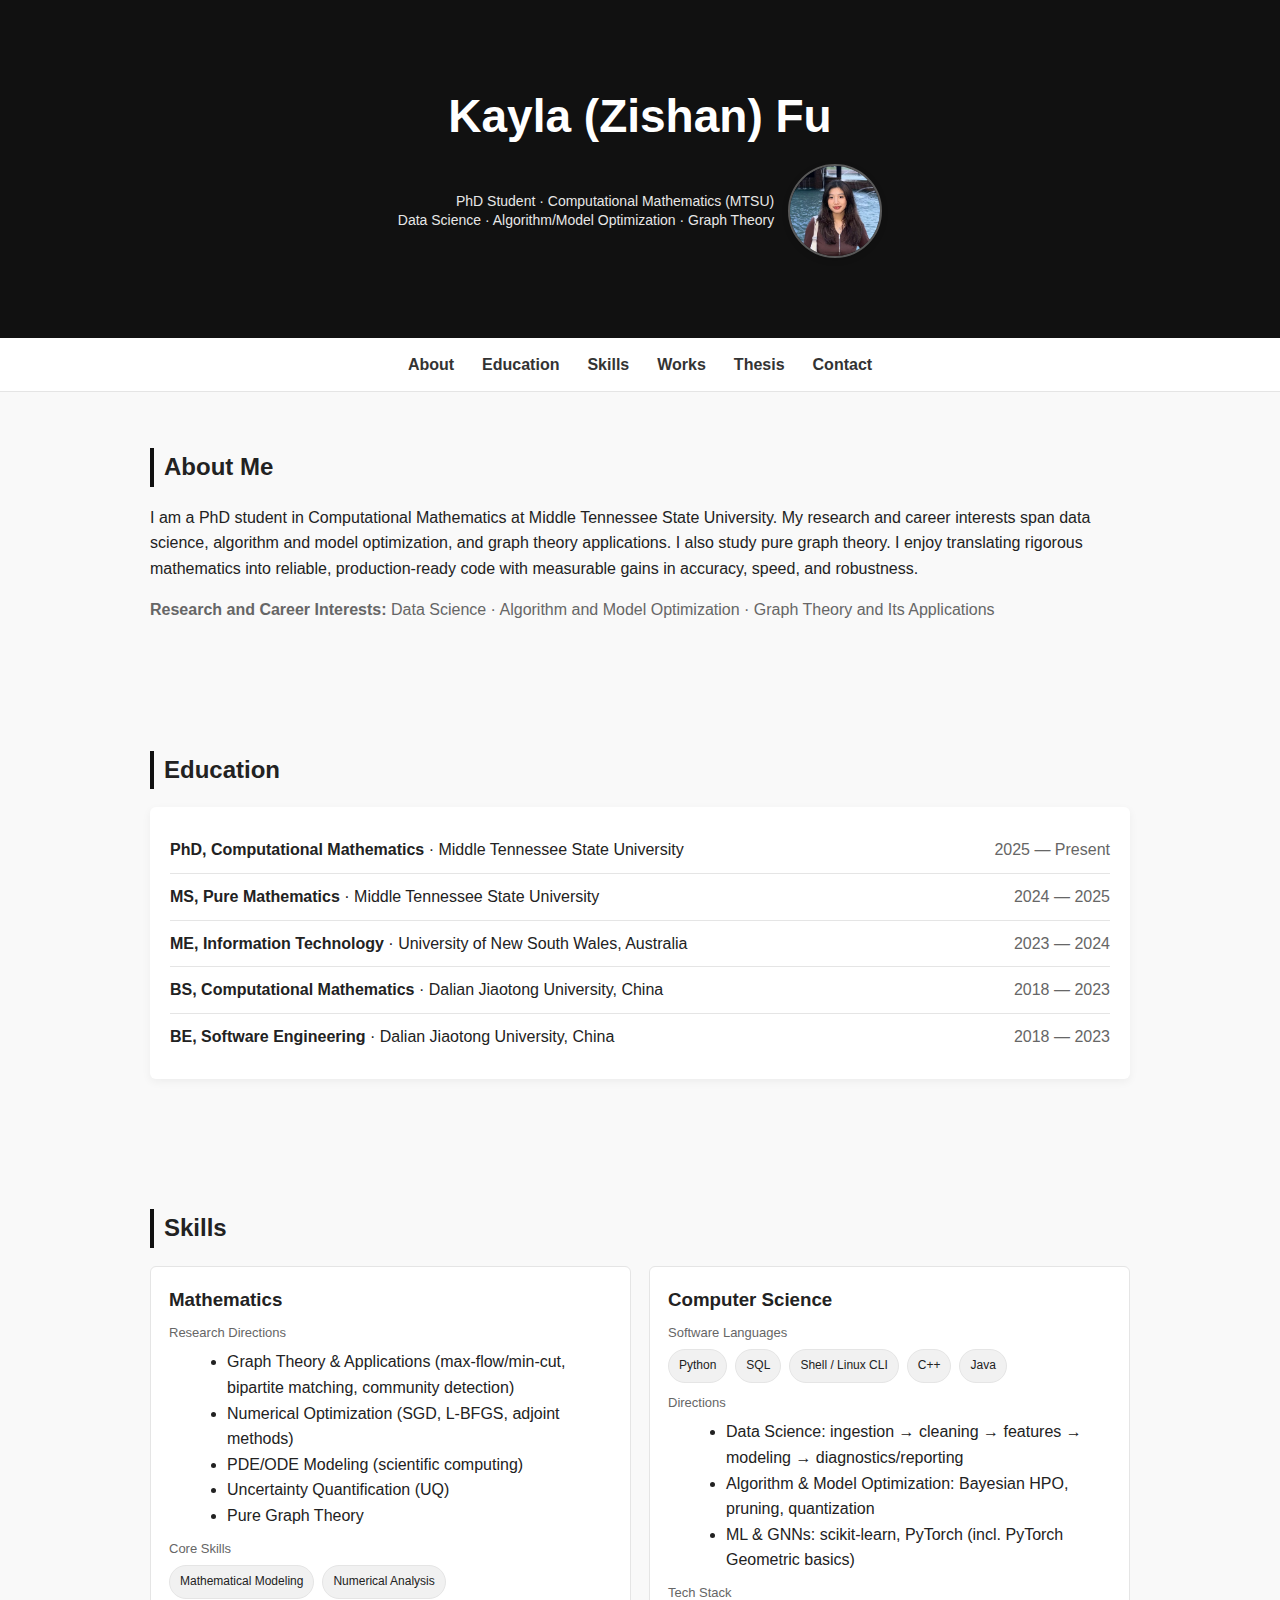
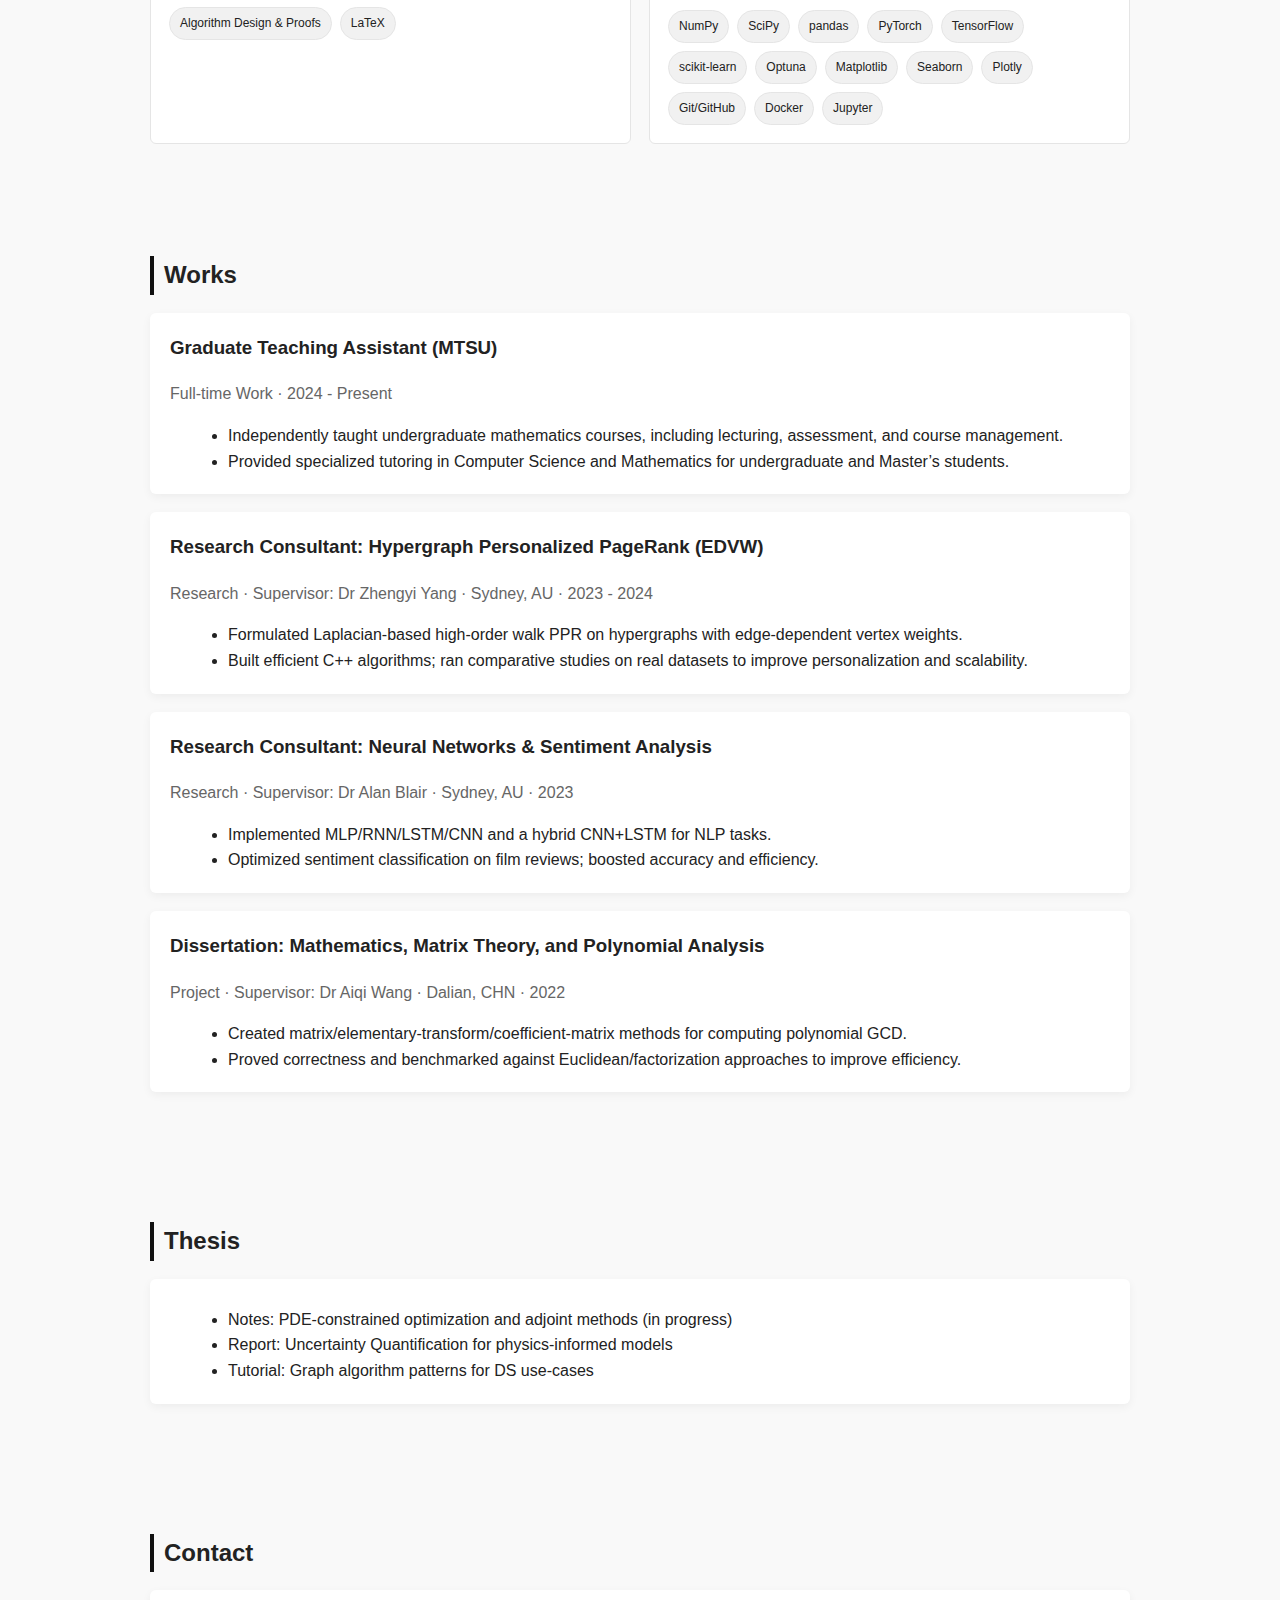
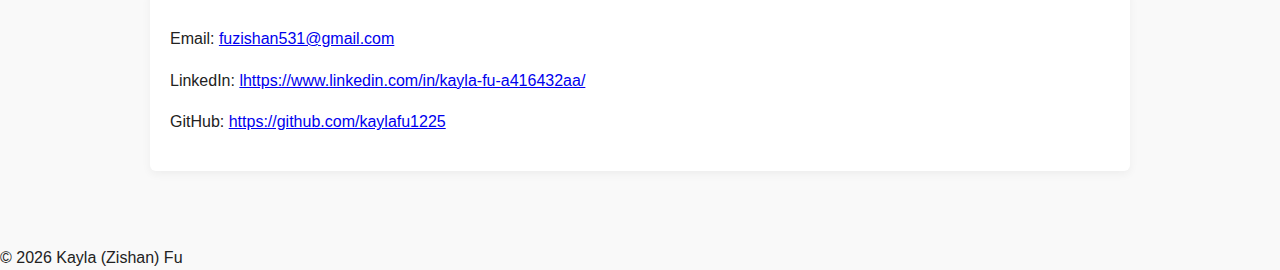
<file: webpage/index.html>
<!DOCTYPE html> 
<html lang="en"> <head> 
  <meta charset="UTF-8" /> 
  <meta name="viewport" content="width=device-width, initial-scale=1.0" /> 
  <title>Kayla (Zishan) Fu | Computational Mathematics · Data Science</title> 
  <style> :root{ --ink:#222; --bg:#f9f9f9; --card:#fff; --line:#e5e5e5; --accent:#111; } 
           html{scroll-behavior:smooth} 
           body{margin:0;font-family:Arial,Helvetica,sans-serif;line-height:1.6;background:var(--bg);color:var(--ink)} /* Header */ 
           header{background:var(--accent);color:#fff;padding:80px 20px;text-align:center} 
           header h1{margin:0 0 10px;font-size:46px} 
           .hero-minis{display:flex;align-items:center;justify-content:center;gap:14px;margin:0 auto} 
           .mini-lines{text-align:right} .mini{font-size:14px;line-height:1.35;opacity:.9;white-space:nowrap} 
           .mini-avatar{width:90px;height:90px;border-radius:50%;object-fit:cover;border:2px solid rgba(255,255,255,.3);
           box-shadow:0 2px 6px rgba(0,0,0,.15)} 
           .btn{display:inline-block;margin-top:16px;background:#fff;color:#111;border:none;padding:10px 20px;border-radius:4px;cursor:pointer;font-weight:700;text-decoration:none} .btn:hover{opacity:.9} 
           nav{background:#fff;display:flex;justify-content:center;gap:28px;padding:14px;position:sticky;top:0;border-bottom:1px solid var(--line);z-index:10} nav a{text-decoration:none;color:#333;font-weight:bold} 
           section{max-width:980px;margin:auto;padding:56px 20px} h2{margin:0 0 18px;border-left:4px solid var(--accent);padding-left:10px} .muted{color:#666} .grid{display:grid;grid-template-columns:1fr 1fr;gap:18px} 
           .card{background:var(--card);padding:20px;margin-bottom:18px;border-radius:6px;box-shadow:0 3px 10px rgba(0,0,0,.05)} .card h3{margin-top:0} ul.clean{margin:8px 0 0 18px} 
           .tags{display:flex;flex-wrap:wrap;gap:8px;margin-top:10px} .tag{background:#f1f1f1;border:1px solid var(--line);padding:6px 10px;border-radius:999px;font-size:12px} 
           .edulist{list-style:none;margin:0;padding:0} .edulist li{padding:10px 0;border-bottom:1px solid var(--line)} .edulist li:last-child{border-bottom:none} .years{float:right;color:#666} 
           ooter{text-align:center;padding:36px 20px;background:#111;color:#fff;margin-top:40px} 
           @media (max-width:768px){ header{padding:56px 16px} header h1{font-size:32px} .grid{grid-template-columns:1fr} } 
           @media (max-width:640px){ .hero-minis{flex-direction:column;gap:10px} .mini-lines{text-align:center} .mini{white-space:normal} .years{float:none;display:block;margin-top:4px} }
</style>
</head>
<body>

<header>
  <h1>Kayla (Zishan) Fu</h1>
<div class="hero-minis">
  <div class="mini-lines">
    <div class="mini">PhD Student · Computational Mathematics (MTSU)</div>
    <div class="mini">Data Science · Algorithm/Model Optimization · Graph Theory</div>
  </div>
  <img class="mini-avatar" src="f1.jpg" alt="Kayla (Zishan) Fu portrait">
</div>
</header>

<nav aria-label="Primary">
  <a href="#about">About</a>
  <a href="#education">Education</a>
  <a href="#skills">Skills</a>
  <a href="#work">Works</a>
  <a href="#Thesis">Thesis</a>
  <a href="#contact">Contact</a>
</nav>

<section id="about">
  <h2>About Me</h2>
  <p>
    I am a PhD student in Computational Mathematics at Middle Tennessee State University. 
    My research and career interests span data science, algorithm and model optimization, and 
    graph theory applications. I also study pure graph theory. I enjoy translating rigorous mathematics into reliable, 
    production‑ready code with measurable gains in accuracy, speed, and robustness.
  </p>
  <p class="muted"><strong>Research and Career Interests:</strong> Data Science · Algorithm and Model Optimization · Graph Theory and Its Applications</p>
</section>

<section id="education">
  <h2>Education</h2>
  <div class="card">
  <ul class="edulist">
    <li>
      <strong>PhD, Computational Mathematics</strong> · Middle Tennessee State University
      <span class="years">2025 — Present</span>
    </li>
    <li>
      <strong>MS, Pure Mathematics</strong> · Middle Tennessee State University
      <span class="years">2024 — 2025</span>
    </li>
    <li>
      <strong>ME, Information Technology</strong> · University of New South Wales, Australia
      <span class="years">2023 — 2024</span>
    </li>
    <li>
      <strong>BS, Computational Mathematics</strong> · Dalian Jiaotong University, China
      <span class="years">2018 — 2023</span>
    </li>
    <li>
      <strong>BE, Software Engineering</strong> · Dalian Jiaotong University, China
      <span class="years">2018 — 2023</span>
    </li>
  </ul>
  </div>
</section>

<section id="skills" style="max-width:980px;margin:0 auto;padding:56px 20px;">
  <h2 style="margin:0 0 18px;border-left:4px solid #111;padding-left:10px;">Skills</h2>

  <!-- Two columns: Mathematics × Computer Science -->
  <div style="display:grid;grid-template-columns:1fr 1fr;gap:18px;">

    <!-- Mathematics -->
    <div style="background:#fff;border:1px solid #e5e5e5;border-radius:6px;padding:18px;">
      <h3 style="margin:0 0 8px;">Mathematics</h3>

      <p style="margin:0 0 6px;color:#666;font-size:13px;">Research Directions</p>
      <ul style="margin:6px 0 0 18px;">
        <li>Graph Theory & Applications (max‑flow/min‑cut, bipartite matching, community detection)</li>
        <li>Numerical Optimization (SGD, L‑BFGS, adjoint methods)</li>
        <li>PDE/ODE Modeling (scientific computing)</li>
        <li>Uncertainty Quantification (UQ)</li>
        <li>Pure Graph Theory</li>
      </ul>

      <p style="margin:10px 0 6px;color:#666;font-size:13px;">Core Skills</p>
      <div style="display:flex;flex-wrap:wrap;gap:8px;">
        <span style="background:#f1f1f1;border:1px solid #e5e5e5;padding:6px 10px;border-radius:999px;font-size:12px;">Mathematical Modeling</span>
        <span style="background:#f1f1f1;border:1px solid #e5e5e5;padding:6px 10px;border-radius:999px;font-size:12px;">Numerical Analysis</span>
        <span style="background:#f1f1f1;border:1px solid #e5e5e5;padding:6px 10px;border-radius:999px;font-size:12px;">Algorithm Design & Proofs</span>
        <span style="background:#f1f1f1;border:1px solid #e5e5e5;padding:6px 10px;border-radius:999px;font-size:12px;">LaTeX</span>
      </div>
    </div>

    <!-- Computer Science -->
    <div style="background:#fff;border:1px solid #e5e5e5;border-radius:6px;padding:18px;">
      <h3 style="margin:0 0 8px;">Computer Science</h3>

      <p style="margin:0 0 6px;color:#666;font-size:13px;">Software Languages</p>
      <div style="display:flex;flex-wrap:wrap;gap:8px;margin-bottom:8px;">
        <span style="background:#f1f1f1;border:1px solid #e5e5e5;padding:6px 10px;border-radius:999px;font-size:12px;">Python</span>
        <span style="background:#f1f1f1;border:1px solid #e5e5e5;padding:6px 10px;border-radius:999px;font-size:12px;">SQL</span>
        <span style="background:#f1f1f1;border:1px solid #e5e5e5;padding:6px 10px;border-radius:999px;font-size:12px;">Shell / Linux CLI</span>
        <span style="background:#f1f1f1;border:1px solid #e5e5e5;padding:6px 10px;border-radius:999px;font-size:12px;">C++</span>
        <span style="background:#f1f1f1;border:1px solid #e5e5e5;padding:6px 10px;border-radius:999px;font-size:12px;">Java</span>
      </div>

      <p style="margin:10px 0 6px;color:#666;font-size:13px;">Directions</p>
      <ul style="margin:6px 0 0 18px;">
        <li>Data Science: ingestion → cleaning → features → modeling → diagnostics/reporting</li>
        <li>Algorithm & Model Optimization: Bayesian HPO, pruning, quantization</li>
        <li>ML & GNNs: scikit‑learn, PyTorch (incl. PyTorch Geometric basics)</li>
      </ul>

      <p style="margin:10px 0 6px;color:#666;font-size:13px;">Tech Stack</p>
      <div style="display:flex;flex-wrap:wrap;gap:8px;">
        <span style="background:#f1f1f1;border:1px solid #e5e5e5;padding:6px 10px;border-radius:999px;font-size:12px;">NumPy</span>
        <span style="background:#f1f1f1;border:1px solid #e5e5e5;padding:6px 10px;border-radius:999px;font-size:12px;">SciPy</span>
        <span style="background:#f1f1f1;border:1px solid #e5e5e5;padding:6px 10px;border-radius:999px;font-size:12px;">pandas</span>
        <span style="background:#f1f1f1;border:1px solid #e5e5e5;padding:6px 10px;border-radius:999px;font-size:12px;">PyTorch</span>
        <span style="background:#f1f1f1;border:1px solid #e5e5e5;padding:6px 10px;border-radius:999px;font-size:12px;">TensorFlow</span>
        <span style="background:#f1f1f1;border:1px solid #e5e5e5;padding:6px 10px;border-radius:999px;font-size:12px;">scikit‑learn</span>
        <span style="background:#f1f1f1;border:1px solid #e5e5e5;padding:6px 10px;border-radius:999px;font-size:12px;">Optuna</span>
        <span style="background:#f1f1f1;border:1px solid #e5e5e5;padding:6px 10px;border-radius:999px;font-size:12px;">Matplotlib</span>
        <span style="background:#f1f1f1;border:1px solid #e5e5e5;padding:6px 10px;border-radius:999px;font-size:12px;">Seaborn</span>
        <span style="background:#f1f1f1;border:1px solid #e5e5e5;padding:6px 10px;border-radius:999px;font-size:12px;">Plotly</span>
        <span style="background:#f1f1f1;border:1px solid #e5e5e5;padding:6px 10px;border-radius:999px;font-size:12px;">Git/GitHub</span>
        <span style="background:#f1f1f1;border:1px solid #e5e5e5;padding:6px 10px;border-radius:999px;font-size:12px;">Docker</span>
        <span style="background:#f1f1f1;border:1px solid #e5e5e5;padding:6px 10px;border-radius:999px;font-size:12px;">Jupyter</span>
      </div>
    </div>

  </div>
</section>

<section id="work">
  <h2>Works</h2>

  

  <!-- 2024–Present GTA -->
<div class="card">
    <h3>Graduate Teaching Assistant (MTSU)</h3>
    <p class="muted">Full-time Work · 2024 - Present</p>
    <ul class="clean">
      <li>Independently taught undergraduate mathematics courses, including lecturing, assessment, and course management.</li>
      <li>Provided specialized tutoring in Computer Science and Mathematics for undergraduate and Master’s students.</li>
    </ul>
  </div>

<!-- Hypergraph Personalized PageRank (EDVW) --> 
 <div class="card"> 
  <h3>Research Consultant: Hypergraph Personalized PageRank (EDVW)</h3> 
  <p class="muted">Research · Supervisor: Dr Zhengyi Yang · Sydney, AU · 2023 - 2024</p> 
  <ul class="clean"> 
    <li>Formulated Laplacian-based high‑order walk PPR on hypergraphs with edge‑dependent vertex weights.</li> 
    <li>Built efficient C++ algorithms; ran comparative studies on real datasets to improve personalization and scalability.</li>
  </ul> 
</div> 

<!-- Neural Networks & Sentiment Analysis --> 
  <div class="card"> <h3>Research Consultant: Neural Networks & Sentiment Analysis</h3> 
    <p class="muted">Research · Supervisor: Dr Alan Blair · Sydney, AU · 2023</p> 
    <ul class="clean"> 
      <li>Implemented MLP/RNN/LSTM/CNN and a hybrid CNN+LSTM for NLP tasks.</li> 
      <li>Optimized sentiment classification on film reviews; boosted accuracy and efficiency.</li> </ul> 
  </div> 
  

<!-- Mathematics, Matrix Theory, and Polynomial Analysis --> 
 <div class="card"> <h3>Dissertation: Mathematics, Matrix Theory, and Polynomial Analysis</h3> 
  <p class="muted">Project · Supervisor: Dr Aiqi Wang · Dalian, CHN · 2022</p> 
  <ul class="clean"> 
    <li>Created matrix/elementary‑transform/coefficient‑matrix methods for computing polynomial GCD.</li> 
    <li>Proved correctness and benchmarked against Euclidean/factorization approaches to improve efficiency.</li> 
  </ul> 
</div>

</section> </main> </body> </html>

<section id="Thesis">
  <h2>Thesis</h2>
  <div class="card">
    <ul class="clean">
      <li>Notes: PDE‑constrained optimization and adjoint methods (in progress)</li>
      <li>Report: Uncertainty Quantification for physics‑informed models</li>
      <li>Tutorial: Graph algorithm patterns for DS use‑cases</li>
    </ul>
  </div>
</section>

<section id="contact">
  <h2>Contact</h2>
  <div class="card">
    <p>Email: <a href="mailto:fuzishan531@gmail.com">fuzishan531@gmail.com</a></p>
    <p>LinkedIn: <a href="https://www.linkedin.com/in/kayla-fu-a416432aa/" target="_blank">lhttps://www.linkedin.com/in/kayla-fu-a416432aa/</a></p>
    <p>GitHub: <a href="https://github.com/kaylafu1225" target="_blank">https://github.com/kaylafu1225</a></p>
  </div>
</section>

<footer>
  © 2026 Kayla (Zishan) Fu 
</footer>

</body>
</html>
</file>
